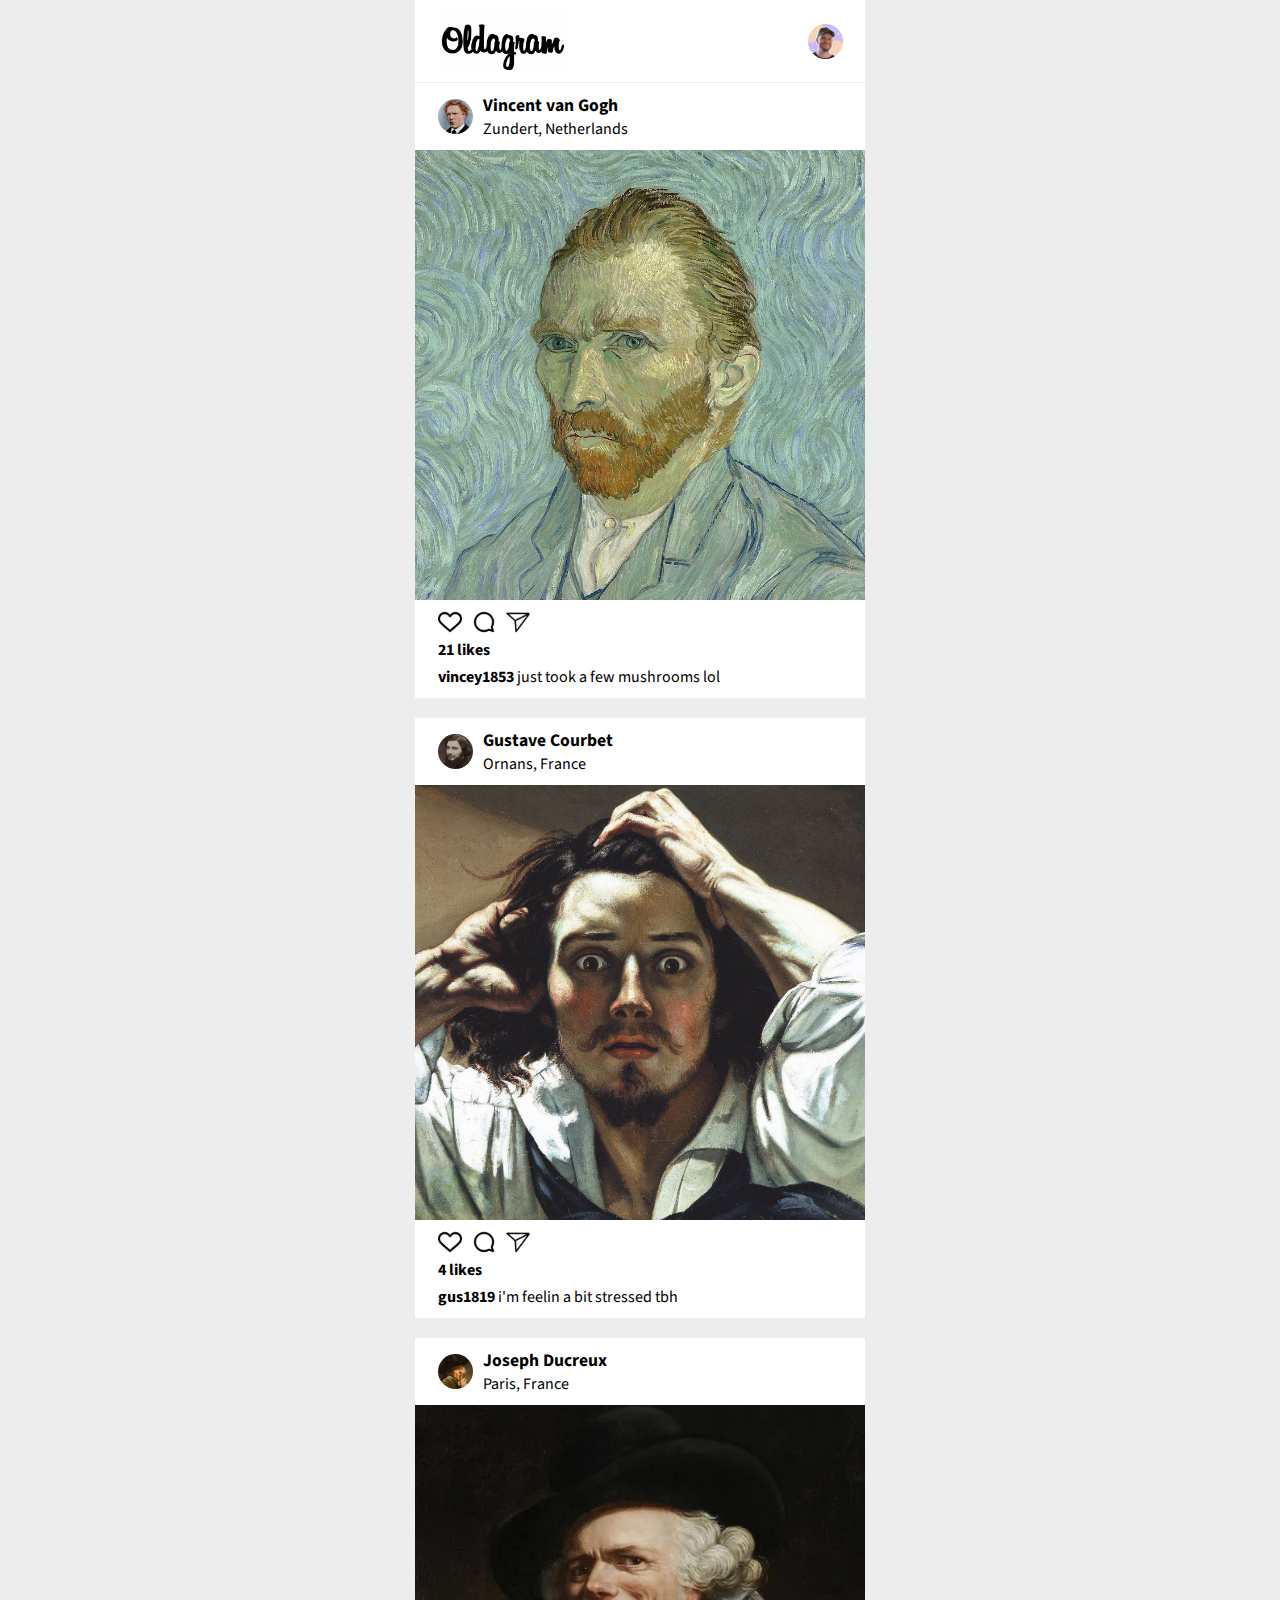
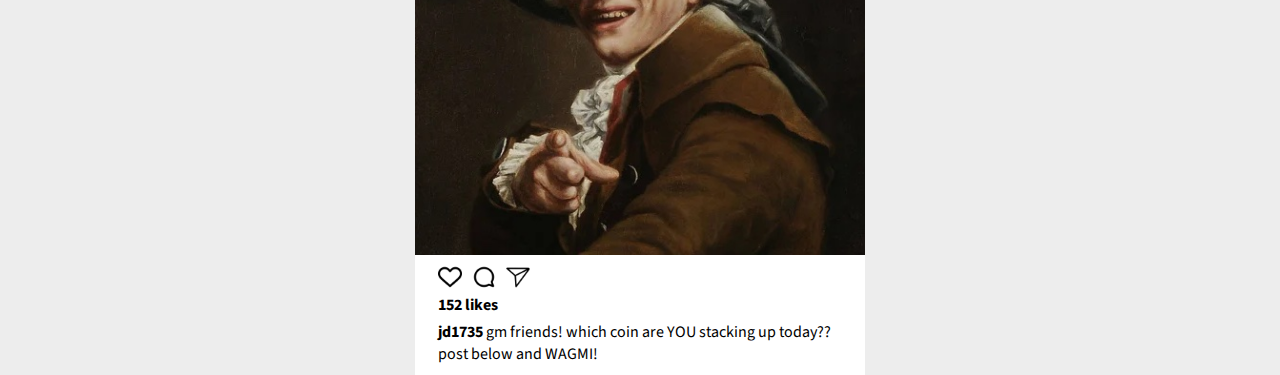
<file: task-10/index.html>
<html lang="en">
  <head>
    <meta charset="UTF-8" />
    <meta http-equiv="X-UA-Compatible" content="IE=edge" />
    <meta name="viewport" content="width=device-width, initial-scale=1.0" />
    <title>Oldagram</title>
    <link rel="stylesheet" href="styles.css" />
    <!-- google font -->
    <link rel="preconnect" href="https://fonts.googleapis.com" />
    <link rel="preconnect" href="https://fonts.gstatic.com" crossorigin />
    <link href="https://fonts.googleapis.com/css2?family=Source+Sans+Pro:wght@400;700&display=swap" rel="stylesheet" />
    <!-- end google font -->
  </head>
  <body>
    <div class="wrapper">
      <header>
        <div class="container">
          <div class="head">
            <img class="logo" src="images/logo.png" alt="" />
            <img class="user" src="images/user-avatar.png" alt="" />
          </div>
        </div>
      </header>

      <main id="main"></main>
    </div>
    <script src="script.js"></script>
  </body>
</html>
</file>
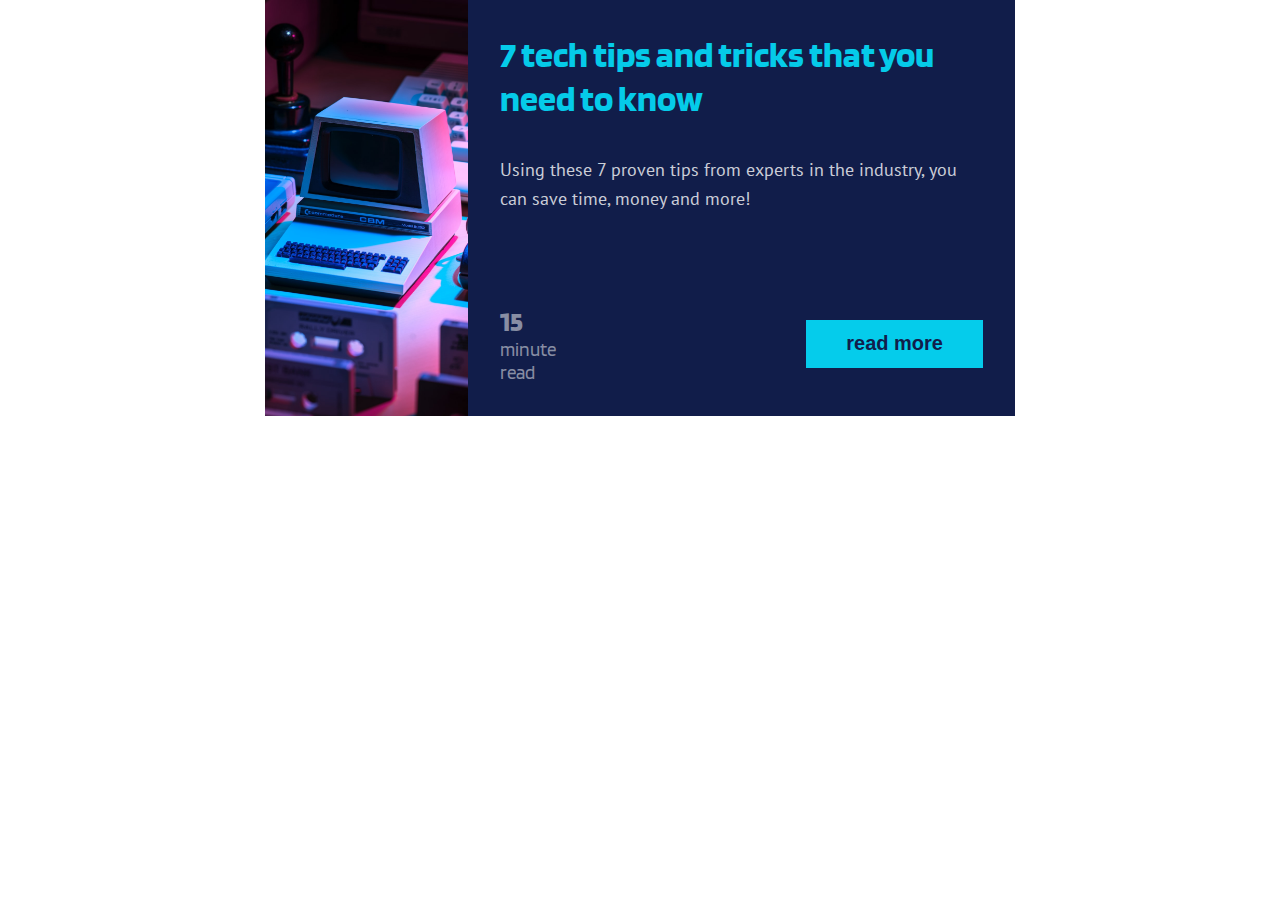
<file: task-11/index.html>
<!DOCTYPE html>
<html lang="en">
  <head>
    <meta charset="UTF-8" />
    <meta http-equiv="X-UA-Compatible" content="IE=edge" />
    <meta name="viewport" content="width=device-width, initial-scale=1.0" />

    <!-- google font -->
    <link rel="preconnect" href="https://fonts.googleapis.com" />
    <link rel="preconnect" href="https://fonts.gstatic.com" crossorigin />
    <link
      href="https://fonts.googleapis.com/css2?family=Blinker:wght@400;700&family=PT+Sans&display=swap"
      rel="stylesheet"
    />

    <!-- custom css -->
    <link rel="stylesheet" href="style.css" />

    <title>Flexbox card</title>
  </head>
  <body>
    <div class="container">
      <header>
        <img src="images/background.jpg" alt="retro game console" />
      </header>
      <main>
        <h1>7 tech tips and tricks that you need to know</h1>
        <p>Using these 7 proven tips from experts in the industry, you can save time, money and more!</p>
        <div class="details">
          <p><span>15</span> minute read</p>
          <button>read more</button>
        </div>
      </main>
    </div>
  </body>
</html>
</file>
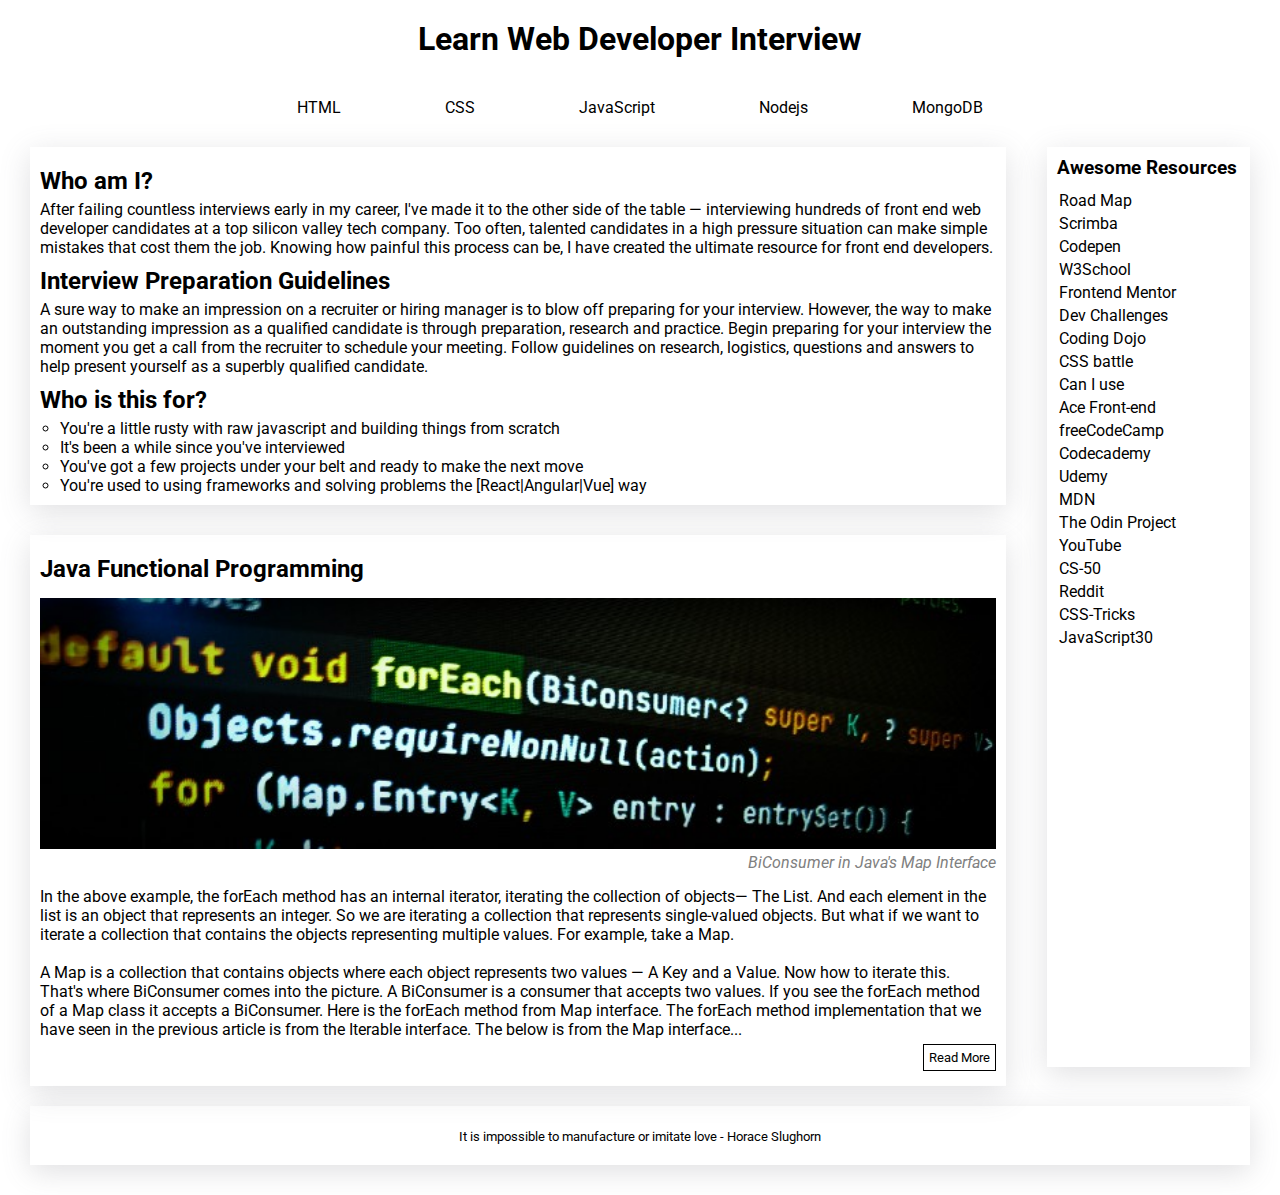
<file: task-2/index.html>
<!DOCTYPE html>
<html lang="en">
  <head>
    <title>Learning Site</title>
    <link rel="preconnect" href="https://fonts.googleapis.com" />
    <link rel="preconnect" href="https://fonts.gstatic.com" crossorigin />
    <link
      href="https://fonts.googleapis.com/css2?family=Roboto:ital,wght@0,100;0,300;0,400;0,500;0,700;0,900;1,100;1,300;1,400;1,500;1,700;1,900&display=swap"
      rel="stylesheet"
    />
    <link rel="stylesheet" href="style.css" />
  </head>
  <body>
    <div class="container">
      <header>
        <h1>Learn Web Developer Interview</h1>
      </header>
      <nav>
        <ul>
          <li><a href="#">HTML</a></li>
          <li><a href="#">CSS</a></li>
          <li><a href="#">JavaScript</a></li>
          <li><a href="#">Nodejs</a></li>
          <li><a href="#">MongoDB</a></li>
        </ul>
      </nav>
      <main>
        <div class="left">
          <section>
            <h2>Who am I?</h2>
            <p>
              After failing countless interviews early in my career, I've made it to the other side of the table —
              interviewing hundreds of front end web developer candidates at a top silicon valley tech company. Too
              often, talented candidates in a high pressure situation can make simple mistakes that cost them the job.
              Knowing how painful this process can be, I have created the ultimate resource for front end developers.
            </p>
            <h2>Interview Preparation Guidelines</h2>
            <p>
              A sure way to make an impression on a recruiter or hiring manager is to blow off preparing for your
              interview. However, the way to make an outstanding impression as a qualified candidate is through
              preparation, research and practice. Begin preparing for your interview the moment you get a call from the
              recruiter to schedule your meeting. Follow guidelines on research, logistics, questions and answers to
              help present yourself as a superbly qualified candidate.
            </p>
            <h2>Who is this for?</h2>
            <ul>
              <li>You're a little rusty with raw javascript and building things from scratch</li>
              <li>It's been a while since you've interviewed</li>
              <li>You've got a few projects under your belt and ready to make the next move</li>
              <li>You're used to using frameworks and solving problems the [React|Angular|Vue] way</li>
            </ul>
          </section>
          <article>
            <h2>Java Functional Programming</h2>
            <figure>
              <img src="images/javamap.jpeg" alt="BiConsumer in Java's Map Interface" />
              <figcaption>BiConsumer in Java's Map Interface</figcaption>
            </figure>
            <p>
              In the above example, the forEach method has an internal iterator, iterating the collection of objects—
              The List. And each element in the list is an object that represents an integer. So we are iterating a
              collection that represents single-valued objects. But what if we want to iterate a collection that
              contains the objects representing multiple values. For example, take a Map.
            </p>
            <br />
            <p>
              A Map is a collection that contains objects where each object represents two values — A Key and a Value.
              Now how to iterate this. That's where BiConsumer comes into the picture. A BiConsumer is a consumer that
              accepts two values. If you see the forEach method of a Map class it accepts a BiConsumer. Here is the
              forEach method from Map interface. The forEach method implementation that we have seen in the previous
              article is from the Iterable interface. The below is from the Map interface...
            </p>
            <div class="read-more">
              <button>Read More</button>
            </div>
          </article>
        </div>
        <div class="right">
          <aside>
            <h3>Awesome Resources</h3>
            <ul>
              <li><a href="https://roadmap.sh/">Road Map</a></li>
              <li><a href="https://scrimba.com/">Scrimba</a></li>
              <li><a href="https://codepen.io/">Codepen</a></li>
              <li><a href="https://www.w3schools.com/">W3School</a></li>
              <li>
                <a href="https://www.frontendmentor.io/">Frontend Mentor</a>
              </li>
              <li><a href="https://devchallenges.io/">Dev Challenges</a></li>
              <li>
                <a href="https://algorithm.codingdojo.com/">Coding Dojo</a>
              </li>
              <li><a href="https://cssbattle.dev/">CSS battle</a></li>
              <li><a href="https://caniuse.com/">Can I use</a></li>
              <li><a href="https://www.acefrontend.com/">Ace Front-end</a></li>
              <li><a href="https://www.freecodecamp.org/">freeCodeCamp</a></li>
              <li><a href="https://www.codecademy.com/">Codecademy</a></li>
              <li><a href="https://www.udemy.com/">Udemy</a></li>
              <li>
                <a href="https://developer.mozilla.org/en-US/docs/Learn">MDN</a>
              </li>
              <li>
                <a href="https://www.theodinproject.com/">The Odin Project</a>
              </li>
              <li><a href="https://www.youtube.com/">YouTube</a></li>
              <li>
                <a href="https://pll.harvard.edu/course/cs50-introduction-computer-science?delta=0">CS-50</a>
              </li>
              <li><a href="https://www.reddit.com/">Reddit</a></li>
              <li><a href="https://css-tricks.com/">CSS-Tricks</a></li>
              <li><a href="https://javascript30.com/">JavaScript30</a></li>
            </ul>
          </aside>
        </div>
      </main>

      <footer>
        <small>It is impossible to manufacture or imitate love - Horace Slughorn</small>
      </footer>
    </div>
  </body>
</html>
</file>
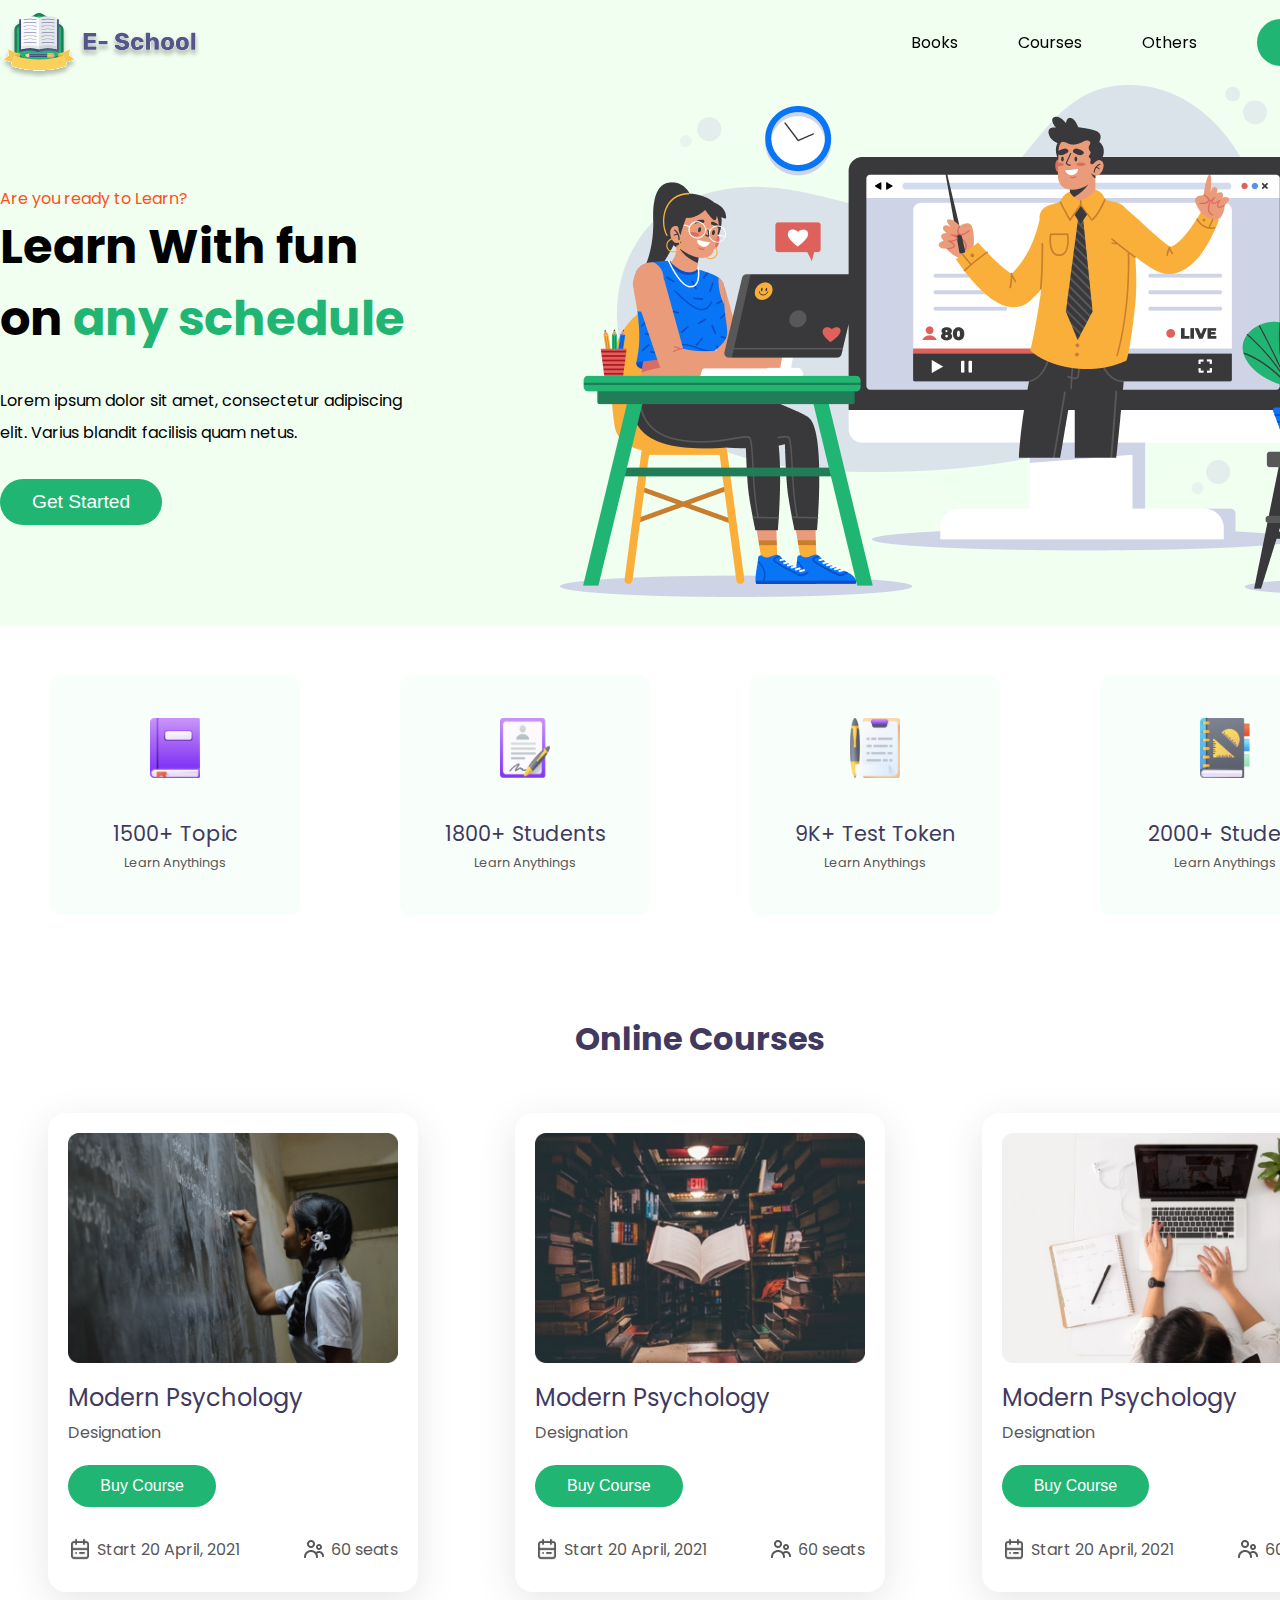
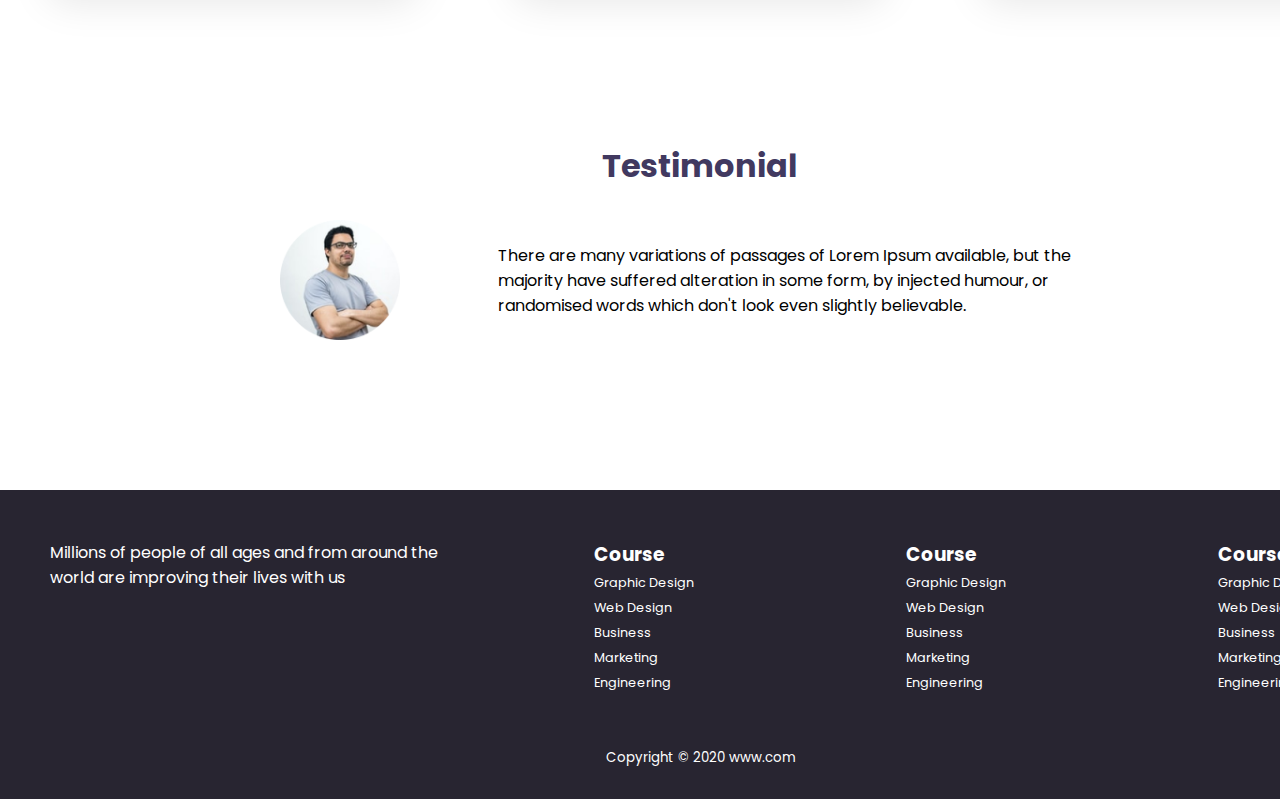
<file: task-3/index.html>
<!DOCTYPE html>
<html lang="en">
  <head>
    <meta charset="UTF-8" />
    <meta http-equiv="X-UA-Compatible" content="IE=edge" />
    <meta name="viewport" content="width=device-width, initial-scale=1.0" />
    <link rel="preconnect" href="https://fonts.googleapis.com" />
    <link rel="preconnect" href="https://fonts.gstatic.com" crossorigin />
    <link href="https://fonts.googleapis.com/css2?family=Poppins:wght@400;500;600;700&display=swap" rel="stylesheet" />
    <title>E-School</title>
    <link rel="stylesheet" href="style.css" />
  </head>
  <body>
    <div class="container">
      <div class="green-wrapper fixed-header">
        <header>
          <div class="logo">
            <img src="images/logo.svg" alt="logo" />
          </div>
          <nav>
            <ul>
              <li><a href="#">Books</a></li>
              <li><a href="#">Courses</a></li>
              <li><a href="#">Others</a></li>
              <li><a href="#">Sign in</a></li>
            </ul>
          </nav>
        </header>
      </div>
      <div class="green-wrapper">
        <section class="hero">
          <div class="left">
            <p>Are you ready to Learn?</p>
            <h1>Learn With fun on <span>any schedule</span></h1>
            <p>Lorem ipsum dolor sit amet, consectetur adipiscing elit. Varius blandit facilisis quam netus.</p>
            <button>Get Started</button>
          </div>
          <div class="right">
            <img src="images/classroom.png" alt="classroom" />
          </div>
        </section>
      </div>
      <section class="feature">
        <article>
          <img src="images/image1.png" alt="one" />
          <h2>1500+ Topic</h2>
          <p>Learn Anythings</p>
        </article>
        <article>
          <img src="images/image2.png" alt="two" />
          <h2>1800+ Students</h2>
          <p>Learn Anythings</p>
        </article>
        <article>
          <img src="images/image3.png" alt="three" />
          <h2>9K+ Test Token</h2>
          <p>Learn Anythings</p>
        </article>
        <article>
          <img src="images/image4.png" alt="four" />
          <h2>2000+ Student</h2>
          <p>Learn Anythings</p>
        </article>
      </section>
      <section class="courses">
        <h2>Online Courses</h2>
        <div class="course-items">
          <article>
            <img src="images/course1.png" alt="course one" />
            <h2>Modern Psychology</h2>
            <p>Designation</p>
            <button>Buy Course</button>
            <div class="foot">
              <span><img src="images/calendar.png" alt="calander" /> Start 20 April, 2021</span>
              <span><img src="images/people.png" alt="people" /> 60 seats</span>
            </div>
          </article>
          <article>
            <img src="images/course2.png" alt="course two" />
            <h2>Modern Psychology</h2>
            <p>Designation</p>
            <button>Buy Course</button>
            <div class="foot">
              <span><img src="images/calendar.png" alt="calander" /> Start 20 April, 2021</span>
              <span><img src="images/people.png" alt="people" /> 60 seats</span>
            </div>
          </article>
          <article>
            <img src="images/course3.png" alt="course three" />
            <h2>Modern Psychology</h2>
            <p>Designation</p>
            <button>Buy Course</button>
            <div class="foot">
              <span><img src="images/calendar.png" alt="calander" /> Start 20 April, 2021</span>
              <span><img src="images/people.png" alt="people" /> 60 seats</span>
            </div>
          </article>
        </div>
      </section>
      <section class="testimonial">
        <h2>Testimonial</h2>
        <div class="testimonial-item">
          <img src="images/testimonial.png" alt="testimonial" />
          <p>
            There are many variations of passages of Lorem Ipsum available, but the majority have suffered alteration in
            some form, by injected humour, or randomised words which don't look even slightly believable.
          </p>
        </div>
      </section>
      <div class="footer-wrapper">
        <footer>
          <div class="links">
            <div class="link">
              Millions of people of all ages and from around the world are improving their lives with us
            </div>
            <div class="link">
              <h3>Course</h3>
              <ul>
                <li><a href="#">Graphic Design</a></li>
                <li><a href="#">Web Design</a></li>
                <li><a href="#">Business</a></li>
                <li><a href="#">Marketing</a></li>
                <li><a href="#">Engineering</a></li>
              </ul>
            </div>
            <div class="link">
              <h3>Course</h3>
              <ul>
                <li><a href="#">Graphic Design</a></li>
                <li><a href="#">Web Design</a></li>
                <li><a href="#">Business</a></li>
                <li><a href="#">Marketing</a></li>
                <li><a href="#">Engineering</a></li>
              </ul>
            </div>
            <div class="link">
              <h3>Course</h3>
              <ul>
                <li><a href="#">Graphic Design</a></li>
                <li><a href="#">Web Design</a></li>
                <li><a href="#">Business</a></li>
                <li><a href="#">Marketing</a></li>
                <li><a href="#">Engineering</a></li>
              </ul>
            </div>
          </div>
          <div class="copyright">
            <small>Copyright © 2020 www.com</small>
          </div>
        </footer>
      </div>
    </div>
  </body>
</html>
</file>
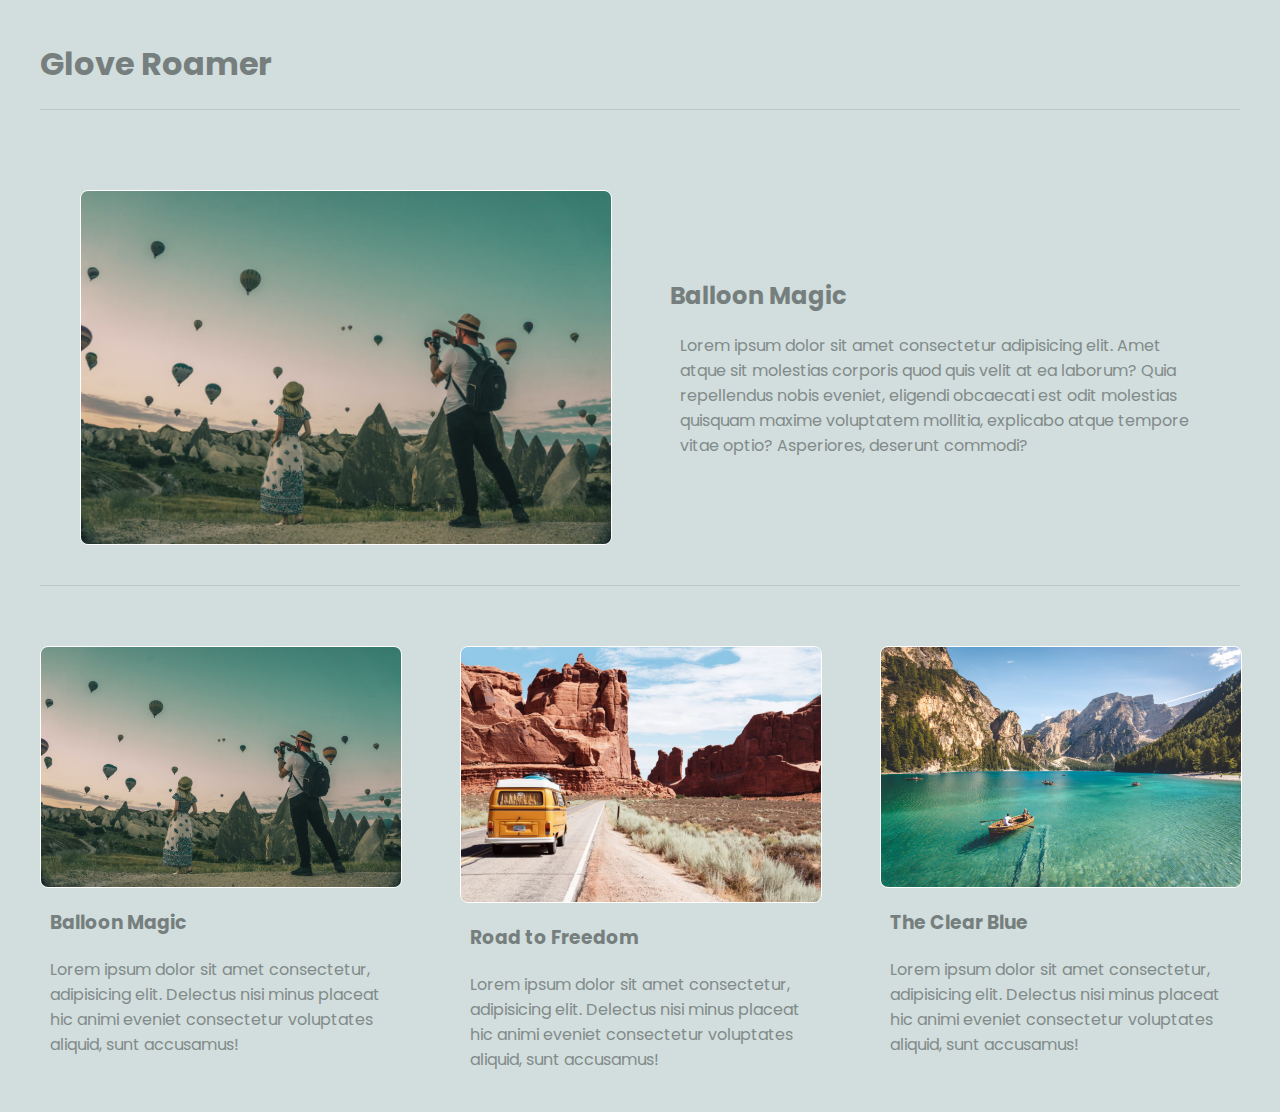
<file: task-4/index.html>
<html lang="en">
  <head>
    <meta charset="UTF-8" />
    <meta http-equiv="X-UA-Compatible" content="IE=edge" />
    <meta name="viewport" content="width=device-width, initial-scale=1.0" />
    <title>Multi Column Blog Layout</title>
    <link rel="stylesheet" href="styles.css" />
  </head>
  <body>
    <header>
      <h1>Glove Roamer</h1>
    </header>
    <main class="grid-container">
      <article class="featured">
        <img src="img/1.png" alt="featured img" />
        <div>
          <h2>Balloon Magic</h2>
          <p>
            Lorem ipsum dolor sit amet consectetur adipisicing elit. Amet atque sit molestias corporis quod quis velit
            at ea laborum? Quia repellendus nobis eveniet, eligendi obcaecati est odit molestias quisquam maxime
            voluptatem mollitia, explicabo atque tempore vitae optio? Asperiores, deserunt commodi?
          </p>
        </div>
      </article>
      <article>
        <img src="img/1.png" alt="article img" />
        <div>
          <h3>Balloon Magic</h3>
          <p>
            Lorem ipsum dolor sit amet consectetur, adipisicing elit. Delectus nisi minus placeat hic animi eveniet
            consectetur voluptates aliquid, sunt accusamus!
          </p>
        </div>
      </article>
      <article>
        <img src="img/2.png" alt="article img" />
        <div>
          <h3>Road to Freedom</h3>
          <p>
            Lorem ipsum dolor sit amet consectetur, adipisicing elit. Delectus nisi minus placeat hic animi eveniet
            consectetur voluptates aliquid, sunt accusamus!
          </p>
        </div>
      </article>
      <article>
        <img src="img/3.png" alt="article img" />
        <div>
          <h3>The Clear Blue</h3>
          <p>
            Lorem ipsum dolor sit amet consectetur, adipisicing elit. Delectus nisi minus placeat hic animi eveniet
            consectetur voluptates aliquid, sunt accusamus!
          </p>
        </div>
      </article>
    </main>
  </body>
</html>
</file>
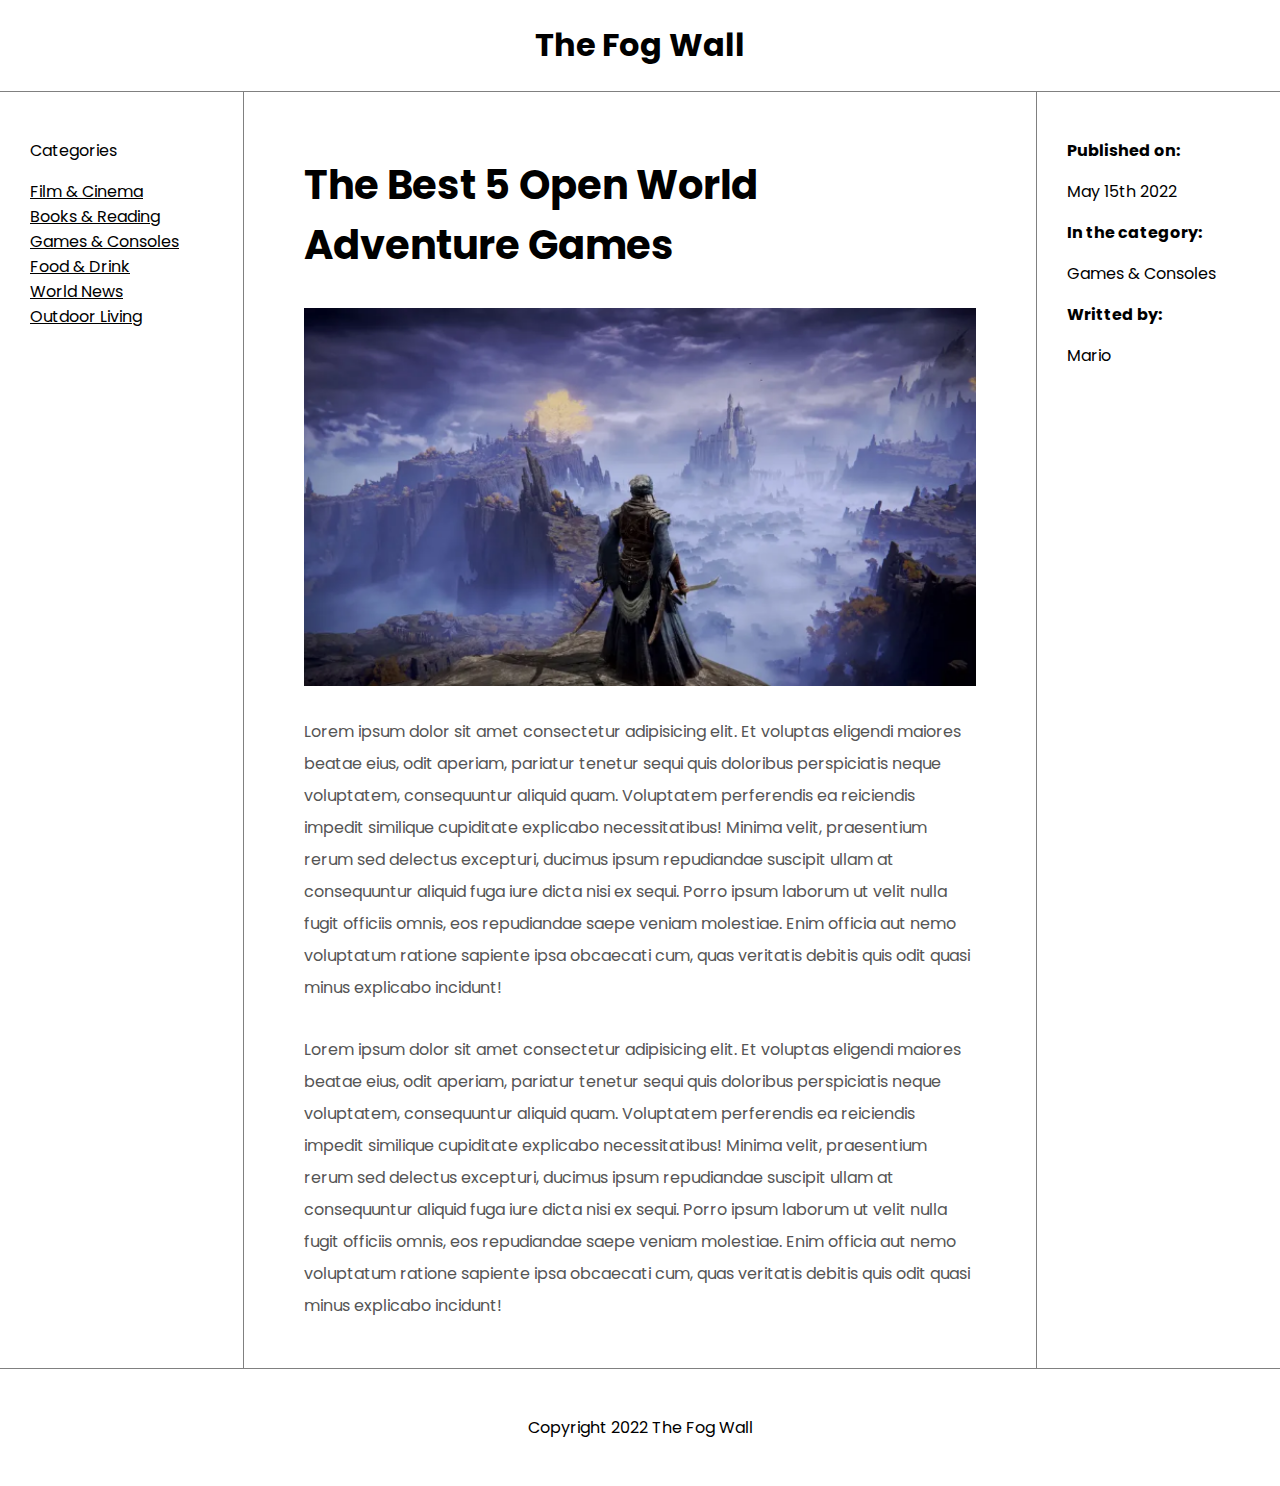
<file: task-5/index.html>
<html lang="en">
  <head>
    <meta charset="UTF-8" />
    <meta http-equiv="X-UA-Compatible" content="IE=edge" />
    <meta name="viewport" content="width=device-width, initial-scale=1.0" />
    <title>Holy Grail Layout</title>
    <link rel="stylesheet" href="styles.css" />
  </head>
  <body>
    <div class="grid-container">
      <header>
        <h1>The Fog Wall</h1>
      </header>
      <nav>
        <p>Categories</p>
        <li>Film & Cinema</li>
        <li>Books & Reading</li>
        <li>Games & Consoles</li>
        <li>Food & Drink</li>
        <li>World News</li>
        <li>Outdoor Living</li>
      </nav>
      <article>
        <h2>The Best 5 Open World Adventure Games</h2>
        <img src="img/banner.png" alt="article banner" />
        <p>
          Lorem ipsum dolor sit amet consectetur adipisicing elit. Et voluptas eligendi maiores beatae eius, odit
          aperiam, pariatur tenetur sequi quis doloribus perspiciatis neque voluptatem, consequuntur aliquid quam.
          Voluptatem perferendis ea reiciendis impedit similique cupiditate explicabo necessitatibus! Minima velit,
          praesentium rerum sed delectus excepturi, ducimus ipsum repudiandae suscipit ullam at consequuntur aliquid
          fuga iure dicta nisi ex sequi. Porro ipsum laborum ut velit nulla fugit officiis omnis, eos repudiandae saepe
          veniam molestiae. Enim officia aut nemo voluptatum ratione sapiente ipsa obcaecati cum, quas veritatis debitis
          quis odit quasi minus explicabo incidunt!
        </p>
        <p>
          Lorem ipsum dolor sit amet consectetur adipisicing elit. Et voluptas eligendi maiores beatae eius, odit
          aperiam, pariatur tenetur sequi quis doloribus perspiciatis neque voluptatem, consequuntur aliquid quam.
          Voluptatem perferendis ea reiciendis impedit similique cupiditate explicabo necessitatibus! Minima velit,
          praesentium rerum sed delectus excepturi, ducimus ipsum repudiandae suscipit ullam at consequuntur aliquid
          fuga iure dicta nisi ex sequi. Porro ipsum laborum ut velit nulla fugit officiis omnis, eos repudiandae saepe
          veniam molestiae. Enim officia aut nemo voluptatum ratione sapiente ipsa obcaecati cum, quas veritatis debitis
          quis odit quasi minus explicabo incidunt!
        </p>
      </article>
      <aside>
        <ul>
          <li>
            <p><strong>Published on:</strong></p>
            <p>May 15th 2022</p>
          </li>
          <li>
            <p><strong>In the category:</strong></p>
            <p>Games & Consoles</p>
          </li>
          <li>
            <p><strong>Writted by:</strong></p>
            <p>Mario</p>
          </li>
        </ul>
      </aside>
      <footer>
        <p>Copyright 2022 The Fog Wall</p>
      </footer>
    </div>
  </body>
</html>
</file>
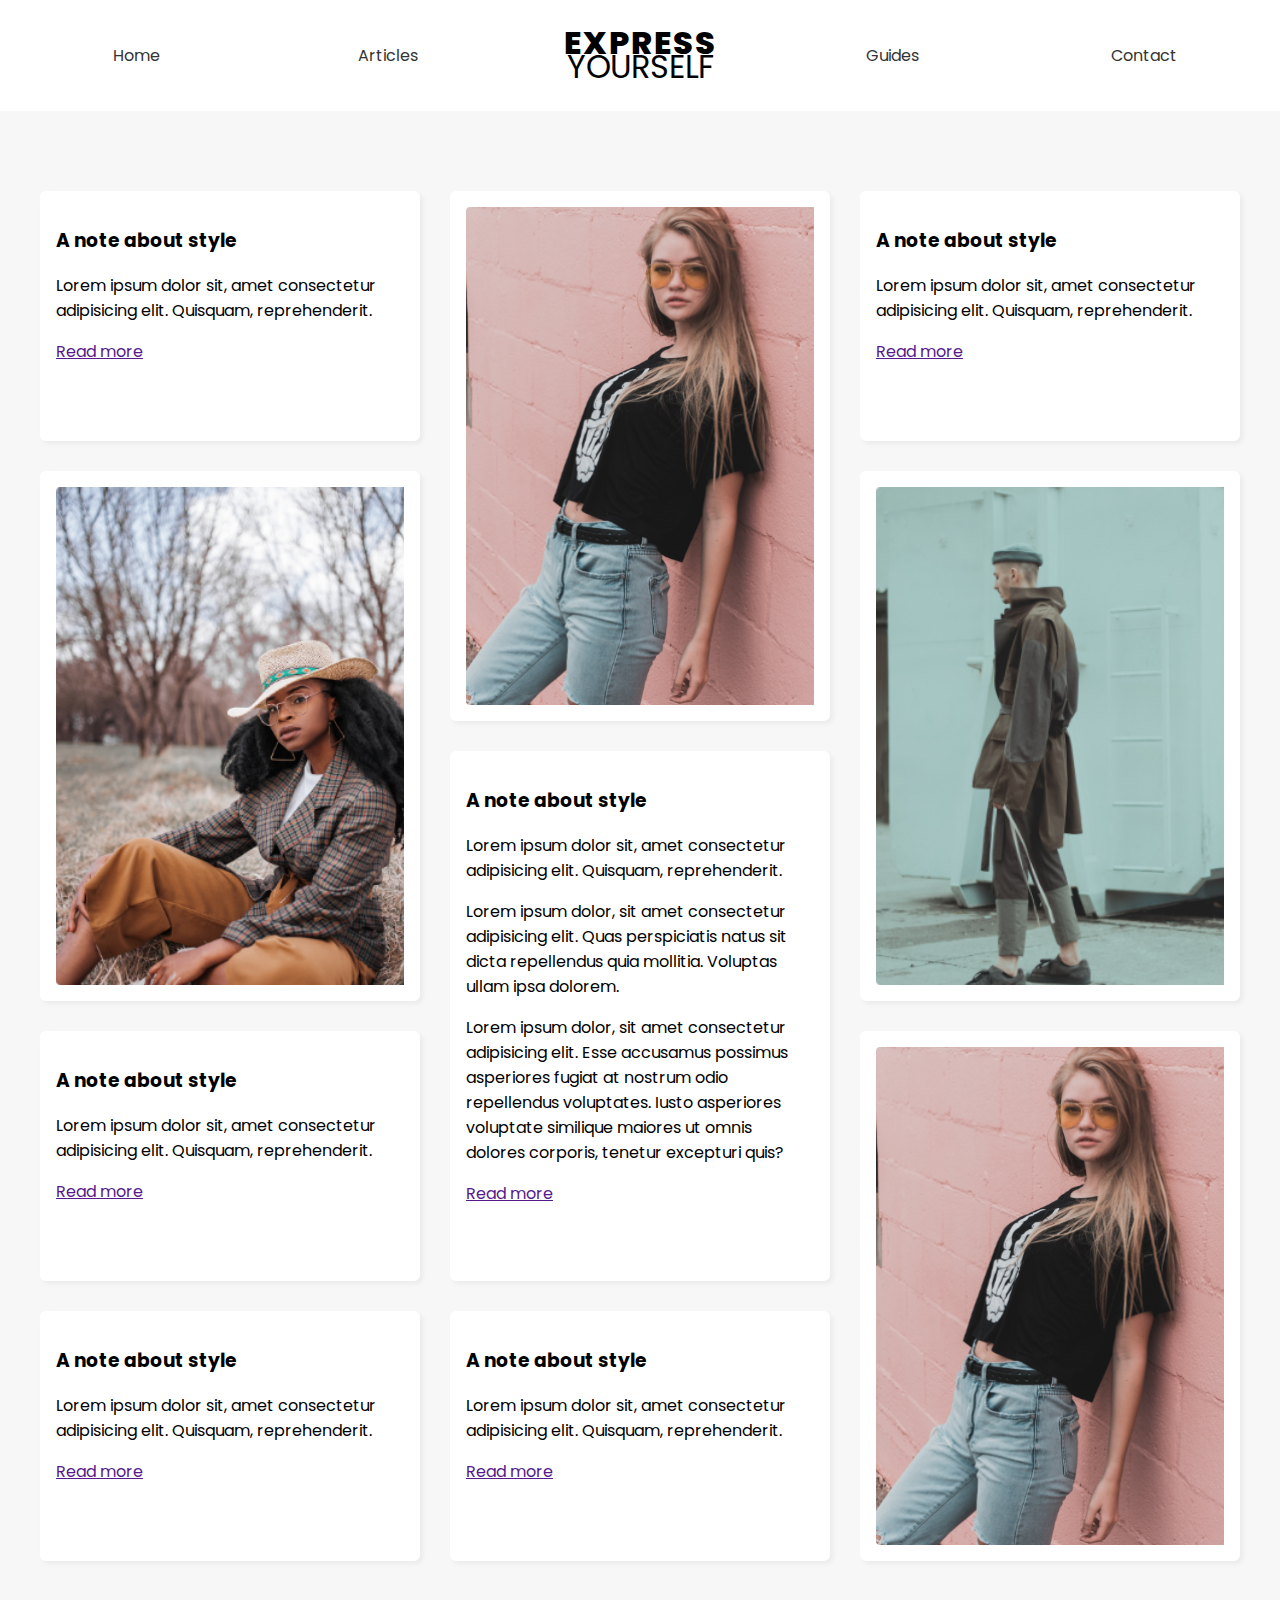
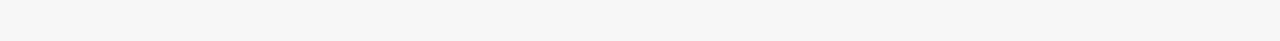
<file: task-6/index.html>
<html lang="en">
  <head>
    <meta charset="UTF-8" />
    <meta http-equiv="X-UA-Compatible" content="IE=edge" />
    <meta name="viewport" content="width=device-width, initial-scale=1.0" />
    <link rel="stylesheet" href="styles.css" />
    <title>Masonry Style Layout</title>
  </head>
  <body>
    <header>
      <nav>
        <a href="/">Home</a>
        <a href="/">Articles</a>
        <h1>
          <div>Express</div>
          <div>Yourself</div>
        </h1>
        <a href="/">Guides</a>
        <a href="/">Contact</a>
      </nav>
    </header>
    <main>
      <div class="short">
        <h3>A note about style</h3>
        <p>Lorem ipsum dolor sit, amet consectetur adipisicing elit. Quisquam, reprehenderit.</p>
        <a href="">Read more</a>
      </div>
      <div class="tall">
        <img src="img/1.png" alt="model" />
      </div>
      <div class="short">
        <h3>A note about style</h3>
        <p>Lorem ipsum dolor sit, amet consectetur adipisicing elit. Quisquam, reprehenderit.</p>
        <a href="">Read more</a>
      </div>
      <div class="tall">
        <img src="img/2.png" alt="model" />
      </div>
      <div class="tall">
        <img src="img/3.png" alt="model" />
      </div>
      <div class="tall">
        <h3>A note about style</h3>
        <p>Lorem ipsum dolor sit, amet consectetur adipisicing elit. Quisquam, reprehenderit.</p>
        <p>
          Lorem ipsum dolor, sit amet consectetur adipisicing elit. Quas perspiciatis natus sit dicta repellendus quia
          mollitia. Voluptas ullam ipsa dolorem.
        </p>
        <p>
          Lorem ipsum dolor, sit amet consectetur adipisicing elit. Esse accusamus possimus asperiores fugiat at nostrum
          odio repellendus voluptates. Iusto asperiores voluptate similique maiores ut omnis dolores corporis, tenetur
          excepturi quis?
        </p>
        <a href="">Read more</a>
      </div>
      <div class="short">
        <h3>A note about style</h3>
        <p>Lorem ipsum dolor sit, amet consectetur adipisicing elit. Quisquam, reprehenderit.</p>
        <a href="">Read more</a>
      </div>
      <div class="tall">
        <img src="img/1.png" alt="model" />
      </div>
      <div class="short">
        <h3>A note about style</h3>
        <p>Lorem ipsum dolor sit, amet consectetur adipisicing elit. Quisquam, reprehenderit.</p>
        <a href="">Read more</a>
      </div>
      <div class="short">
        <h3>A note about style</h3>
        <p>Lorem ipsum dolor sit, amet consectetur adipisicing elit. Quisquam, reprehenderit.</p>
        <a href="">Read more</a>
      </div>
    </main>
  </body>
</html>
</file>
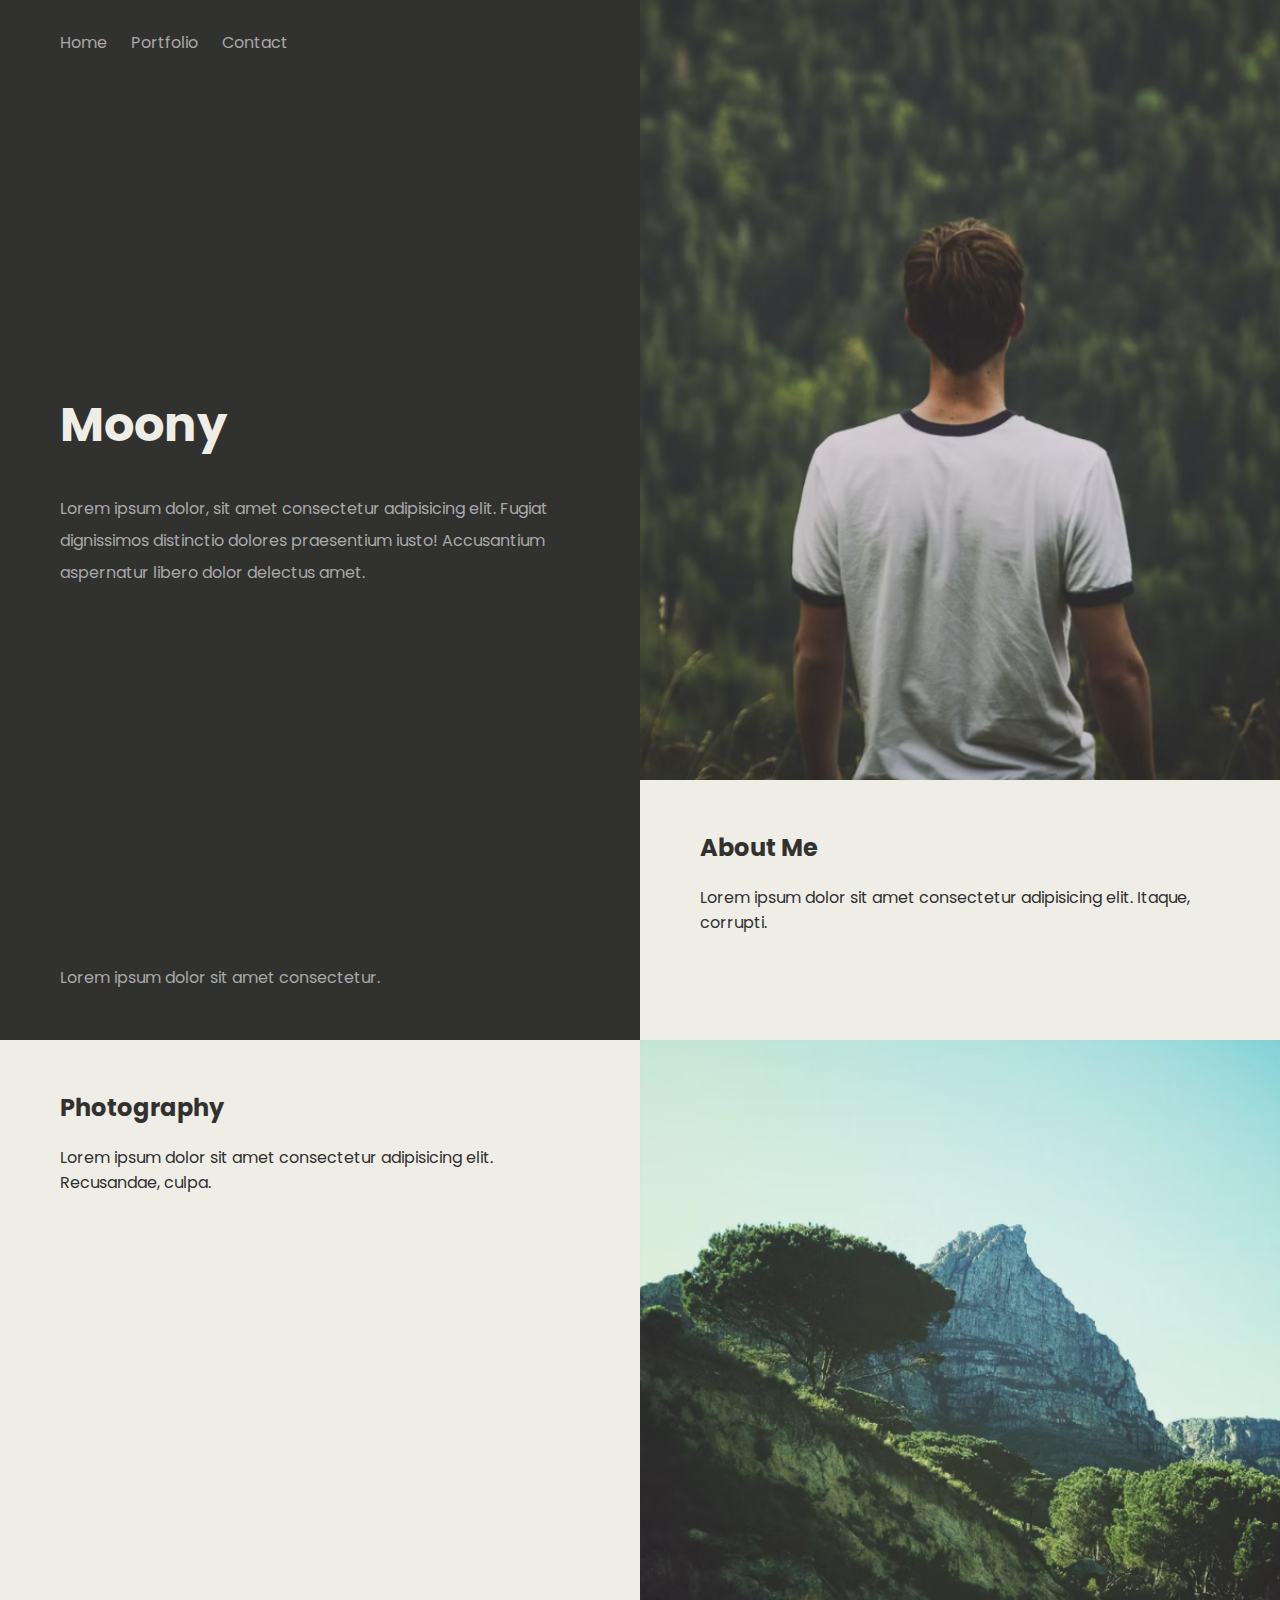
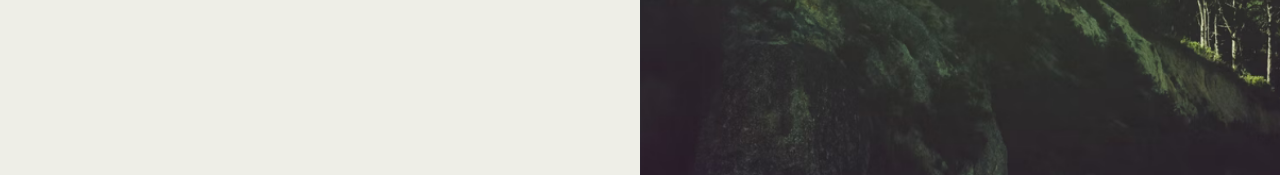
<file: task-7/index.html>
<html lang="en">
  <head>
    <meta charset="UTF-8" />
    <meta http-equiv="X-UA-Compatible" content="IE=edge" />
    <meta name="viewport" content="width=device-width, initial-scale=1.0" />
    <title>Portfolio Full-Screen Layout</title>
    <link rel="stylesheet" href="styles.css" />
  </head>
  <body>
    <main>
      <div class="panel welcome">
        <nav>
          <a href="">Home</a>
          <a href="">Portfolio</a>
          <a href="">Contact</a>
        </nav>
        <div>
          <h1>Moony</h1>
          <p>
            Lorem ipsum dolor, sit amet consectetur adipisicing elit. Fugiat dignissimos distinctio dolores praesentium
            iusto! Accusantium aspernatur libero dolor delectus amet.
          </p>
        </div>
        <footer>
          <p>Lorem ipsum dolor sit amet consectetur.</p>
        </footer>
      </div>
      <div class="panel about">
        <img src="img/1.png" alt="main pic" />
        <div class="text">
          <h2>About Me</h2>
          <p>Lorem ipsum dolor sit amet consectetur adipisicing elit. Itaque, corrupti.</p>
        </div>
      </div>
      <div class="panel photos">
        <div class="text">
          <h2>Photography</h2>
          <p>Lorem ipsum dolor sit amet consectetur adipisicing elit. Recusandae, culpa.</p>
        </div>
        <img src="img/2.png" alt="landscape pic" />
      </div>
    </main>
  </body>
</html>
</file>
<file: task-11/style.css>
* {
  padding: 0;
  margin: 0;
}

body {
  font-family: 'Blinker', sans-serif;
}

.container {
  min-width: 320px;
  background-color: #111d4a;
  max-width: 750px;
  margin: 0 auto;
}

header {
  width: 100%;
  height: 200px;
}

header img {
  width: 100%;
  height: 100%;
  object-fit: cover;
}

main {
  padding: 2em;
}

main h1 {
  color: #05cbe9;
  font-size: 1.75rem;
  font-weight: 700;
  padding-bottom: 1em;
}

main > p {
  font-family: 'PT Sans', sans-serif;
  color: hsla(0, 0%, 100%, 0.8);
  font-weight: 400;
  font-size: 1rem;
  line-height: 1.6;
  padding-bottom: 5em;
}

.details {
  display: flex;
  justify-content: space-between;
}

.details p {
  font-size: 1.1875rem;
  font-weight: 400;
  flex-basis: 1em;
  color: hsla(0, 0%, 100%, 0.51);
}

.details p span {
  font-size: 1.75rem;
  font-weight: 700;
}

.details button {
  background-color: hsl(188, 96%, 47%);
  color: hsl(227, 63%, 18%);
  border: none;
  padding: 0.625em 2em;
  font-weight: 700;
  font-size: 1.25rem;
  align-self: center;
}

@media (min-width: 550px) {
  .container {
    display: flex;
  }

  header {
    height: auto;
    width: 300px;
  }

  main h1 {
    font-size: 2.25rem;
  }

  main > p {
    font-size: 1.125rem;
  }
}
</file>
<file: task-2/style.css>
* {
  margin: 0;
  padding: 0;
  font-family: "Roboto", sans-serif;
}

.container {
  padding: 20px;
}

header h1 {
  text-align: center;
  font-size: 2em;
}

nav {
  text-align: center;
  margin-top: 20px;
}

nav ul {
  list-style-type: none;
}

nav ul li {
  display: inline-block;
  padding: 20px 50px;
}

nav ul li a {
  text-decoration: none;
  color: black;
}

nav ul li a:hover {
  text-decoration: underline;
}

main {
  padding: 10px;
  height: 100vh;
}

main .left {
  float: left;
  width: 80%;
  margin-bottom: 20px;
}

main .left section {
  box-shadow: rgba(100, 100, 111, 0.2) 0px 7px 29px 0px;
  padding: 10px;
}

main .left section h2 {
  margin: 10px 0 5px;
}

main .left section ul {
  padding-left: 20px;
  list-style-type: circle;
}

main .left section ul li a {
  text-decoration: none;
  color: black;
}

main .left article {
  margin-top: 30px;
  padding: 10px;
  box-shadow: rgba(100, 100, 111, 0.2) 0px 7px 29px 0px;
}

main .left article h2 {
  margin: 10px 0;
}

main .left article figure {
  width: 100%;
  margin: 15px 0;
}

main .left article figure img {
  width: 100%;
}

main .left article figure figcaption {
  text-align: right;
  color: gray;
  font-style: italic;
}

main .left article .read-more {
  margin: 5px 0;
  text-align: right;
}

main .left article .read-more button {
  border: 1px solid black;
  padding: 5px;
  background-color: white;
}

main .left article .read-more button:hover {
  background-color: black;
  color: white;
  cursor: pointer;
}

main .right {
  height: inherit;
  width: 15%;
  float: right;
  display: block;
  margin-left: 15px;
  margin-bottom: 20px;
  box-shadow: rgba(100, 100, 111, 0.2) 0px 7px 29px 0px;
  padding: 10px;
}

main .right ul {
  list-style-type: none;
  margin-top: 10px;
}

main .right li {
  padding: 2px;
}

main .right li a {
  text-decoration: none;
  color: black;
}

main .right li a:hover {
  text-decoration: underline;
}

footer {
  clear: both;
  text-align: center;
  margin: 10px;
  padding: 20px;
  box-shadow: rgba(100, 100, 111, 0.2) 0px 7px 29px 0px;
}
</file>
<file: task-3/style.css>
:root {
  --width: 1400px;
}

* {
  margin: 0;
  padding: 0;
}

body {
  font-family: "Poppins", sans-serif;
}

/* start header */
.fixed-header {
  position: sticky;
  top: 0px;
}

.green-wrapper {
  background-color: #f0fff0;
}

header {
  width: var(--width);
  display: flex;
  justify-content: space-between;
  margin: auto;
  align-items: end;
}

header .logo img {
  width: 200px;
}

header nav ul {
  display: flex;
  list-style-type: none;
}

header nav ul li {
  padding: 30px;
}

header nav ul li:last-child a {
  color: white;
  padding: 10px 30px;
  background-color: #21b573;
  border-radius: 30px;
  border: 2px solid transparent;
}

header nav ul li:last-child a:hover {
  border-color: black;
}

header nav ul li a {
  text-decoration: none;
  color: black;
}

header nav ul li:not(:last-child) a:hover {
  border-bottom: 2px solid #21b573;
}

/* end header */

/* start hero */
.hero {
  width: var(--width);
  display: flex;
  justify-content: space-between;
  margin: auto;
  height: 60vh;
}

.hero .left {
  width: 30%;
  display: flex;
  flex-direction: column;
  justify-content: center;
}

.hero .left p:first-child {
  color: #fd511a;
}

.hero .left h1 {
  font-size: 3rem;
}

.hero .left h1 span {
  color: #21b573;
}

.hero .left p:last-of-type {
  margin: 30px 0;
  line-height: 2rem;
}

.hero .left button {
  color: white;
  padding: 10px 30px;
  background-color: #21b573;
  border-radius: 30px;
  border: 2px solid transparent;
  font-size: 1.2rem;
  width: max-content;
}

.hero .left button:hover {
  border-color: black;
  cursor: pointer;
}

.hero .right {
  width: 60%;
}
/* end hero  */

/* start feature */
.feature {
  padding: 50px 0;
  display: flex;
  width: var(--width);
  margin: auto;
  justify-content: space-around;
}

.feature article {
  width: 15%;
  height: 200px;
  display: flex;
  flex-direction: column;
  justify-content: center;
  align-items: center;
  padding: 20px;
  background-color: #f8fffb;
  border-radius: 10px;
}

.feature article:hover {
  background-color: #fff;
  cursor: pointer;
  box-shadow: 0px 20px 40px rgba(0, 0, 0, 0.1);
}

.feature article img {
  width: 50px;
  height: 60px;
}

.feature article h2 {
  font-size: 1.3rem;
  margin: 40px 0 5px;
  font-weight: normal;
  color: #413960;
}

.feature article p {
  font-size: 0.8rem;
  color: #585859;
}
/* end feature */

/* start courses */
.courses {
  padding: 50px 0;
  width: var(--width);
  margin: auto;
}

.courses > h2 {
  font-size: 2rem;
  color: #413960;
  text-align: center;
}

.course-items {
  margin-top: 50px;
  display: flex;
  justify-content: space-around;
}

.course-items article {
  padding: 20px;
  box-shadow: 0px 10px 40px rgba(0, 0, 0, 0.1);
  border-radius: 18px;
}

.course-items article img {
  width: 330px;
  height: 230px;
}

.course-items article h2 {
  font-size: 1.5rem;
  font-weight: normal;
  margin: 10px 0 5px;
  color: #413960;
}

.course-items article p {
  font-size: 1rem;
  color: #585859;
}

.course-items article button {
  color: white;
  padding: 10px 30px;
  background-color: #21b573;
  border-radius: 30px;
  border: 2px solid transparent;
  font-size: 1rem;
  width: max-content;
  margin: 20px 0;
}

.course-items button:hover {
  border-color: black;
  cursor: pointer;
}

.course-items .foot {
  margin: 10px 0;
  color: #585859;
  display: flex;
  justify-content: space-between;
  align-items: stretch;
}

.course-items .foot span {
  display: flex;
}

.course-items article .foot img {
  height: 24px;
  width: 24px;
  margin-right: 5px;
}
/* end courses */

/* start testimonial */
.testimonial {
  margin: 100px auto 150px;
  width: var(--width);
}

.testimonial h2 {
  font-size: 2rem;
  color: #413960;
  text-align: center;
}

.testimonial-item {
  width: 60%;
  margin: 30px auto;
  display: grid;
  grid-template-columns: 1fr 3fr;
  align-items: center;
  gap: 10px;
}

.testimonial-item img {
  width: 120px;
  height: 120px;
}
/* end tesimonial  */

/* start footer */
.footer-wrapper {
  background-color: #282531;
}

footer {
  width: var(--width);
  padding: 50px 0 30px;
  margin: 0 auto;
  color: white;
}

footer .links {
  display: grid;
  grid-template-columns: 2fr 1fr 1fr 1fr;
  gap: 5rem;
}

footer .link {
  padding-left: 50px;
}

footer .link ul {
  display: flex;
  list-style-type: none;
  flex-direction: column;
}

footer .link ul a {
  text-decoration: none;
  color: white;
  font-size: 0.8rem;
}

footer .link ul a:hover {
  text-decoration: underline;
}

footer .copyright {
  margin-top: 50px;
  text-align: center;
}

/* end footer */
</file>
<file: task-4/styles.css>
@import url("https://fonts.googleapis.com/css2?family=Poppins:wght@200;400;500;600;800&family=VT323&display=swap");

body {
  margin: 20px;
  font-family: "Poppins";
  background: #d1dedd;
}

ul,
li {
  padding: 0;
  list-style-type: none;
}

h1,
h2,
h3 {
  color: #767f7e;
}

p {
  color: #828b8a;
}

header {
  max-width: 1200px;
  margin: 40px auto;
  border-bottom: 1px solid #bbc7c7;
}

.grid-container {
  display: grid;
  grid-template-columns: 1fr 1fr 1fr;
  gap: 60px;
  max-width: 1200px;
  margin: 20px auto;
}

article.featured {
  grid-column: span 3;
  display: grid;
  grid-template-columns: 1fr 1fr;
  gap: 60px;
  align-items: center;
  border-bottom: 1px solid #bbc7c7;
  padding: 40px;
}

article img {
  width: 100%;
  border: 1px solid #fff;
  border-radius: 8px;
}

article p,
article h3 {
  margin: 20px 10px;
}

@media screen and (max-width: 980px) {
  article {
    grid-column: span 3;
    display: grid;
    grid-template-columns: 1fr 1fr;
    align-items: center;
    gap: 60px;
  }
}

@media screen and (max-width: 760px) {
  article,
  article.featured {
    display: block;
    margin: 0 20px;
  }
}
</file>
<file: task-5/styles.css>
@import url("https://fonts.googleapis.com/css2?family=Poppins:wght@200;400;500;600;800&family=VT323&display=swap");

body {
  margin: 0;
  font-family: "Poppins";
}
ul,
li {
  padding: 0;
  list-style-type: none;
}
.grid-container {
  display: grid;
  grid-template-columns: 1fr 3fr 1fr;
  column-gap: 30px;
}
header {
  grid-column: span 3;
  text-align: center;
  border-bottom: 1px solid gray;
}
nav {
  padding: 30px;
  border-right: 1px solid gray;
}

nav li {
  text-decoration: underline;
}

article {
  padding: 30px;
}

article h2 {
  font-size: 2.5rem;
  max-width: 800px;
}

article img {
  width: 100%;
}

article p {
  margin-top: 30px;
  line-height: 2rem;
  color: #555;
}
aside {
  padding: 30px;
  border-left: 1px solid gray;
}
footer {
  padding: 30px;
  border-top: 1px solid gray;
  grid-column: span 3;
  text-align: center;
}

@media screen and (max-width: 1200px) {
  nav {
    grid-column: span 3;
    border-bottom: 1px solid gray;
    border-right: 0;
  }

  nav li {
    display: inline-block;
    margin-right: 10px;
  }

  article {
    grid-column: span 2;
  }

  aside {
    padding: 15px;
  }
}

@media screen and (max-width: 900px) {
  nav,
  article,
  aside {
    grid-column: span 3;
  }

  aside {
    border-top: 1px solid gray;
    border-left: 0;
  }

  article h2 {
    font-size: 2rem;
  }
}
</file>
<file: task-6/styles.css>
@import url("https://fonts.googleapis.com/css2?family=Poppins:wght@200;400;500;600;800&family=VT323&display=swap");

body {
  margin: 0;
  font-family: "Poppins";
  background: hsl(0, 0%, 97%);
}

header {
  background-color: hsl(0 0% 100%);
  padding: 10px;
}

nav {
  max-width: 1400px;
  margin: 0 auto;
  display: grid;
  grid-template-columns: repeat(5, 1fr);
  align-items: center;
  text-align: center;
}

nav a {
  text-decoration: none;
  color: hsl(0 0% 20%);
}

nav h1 {
  text-transform: uppercase;
  line-height: 1.5rem;
}

nav h1 div:first-child {
  font-weight: 800;
  letter-spacing: 1.5px;
}

nav h1 div:last-child {
  font-weight: 400;
}

main {
  max-width: 1200px;
  margin: 60px auto;
  padding: 20px;
  display: grid;
  grid-template-columns: 1fr 1fr 1fr;
  grid-auto-rows: 250px;
  gap: 30px;
}

main div {
  overflow: hidden;
  background-color: hsl(0, 0%, 100%);
  border-radius: 6px;
  border: 16px solid hsl(0 0% 100%);
  box-shadow: 3px 3px 5px hsla(0, 0%, 0%, 0.05);
}

main img {
  min-width: 100%;
  height: 100%;
}

main .short {
  grid-row: span 1;
}

main .tall {
  grid-row: span 2;
}

@media screen and (max-width: 960px) {
  main {
    grid-template-columns: 1fr 1fr;
  }
}

@media screen and (max-width: 620px) {
  main {
    grid-template-columns: 1fr;
    max-width: 400px;
    margin-top: 20px;
  }

  nav {
    grid-template-columns: repeat(4, 1fr);
  }

  nav h1 {
    grid-column: span 4;
    grid-row: 1;
  }
}
</file>
<file: task-7/styles.css>
@import url("https://fonts.googleapis.com/css2?family=Poppins:wght@200;400;500;600;800&family=VT323&display=swap");

body {
  margin: 0;
  font-family: "Poppins";
}

main {
  display: grid;
  grid-template-columns: repeat(3, 1fr);
  min-height: 100%;
}

.panel {
  display: grid;
  grid-template-columns: 1fr;
}

.panel .text {
  background-color: hsl(60, 17%, 92%);
  color: hsl(60, 2%, 19%);
  padding: 30px 60px;
}

.panel.welcome {
  background: hsl(60, 2%, 19%);
  padding: 30px 60px;
  grid-auto-rows: 1fr;
}

.panel.welcome nav a {
  color: hsl(0, 0%, 66%);
  text-decoration: none;
  margin-right: 20px;
}

.panel.welcome p {
  color: hsl(0, 0%, 66%);
  max-width: 540px;
  line-height: 2rem;
}

.panel.welcome h1 {
  color: hsl(60, 17%, 92%);
  font-size: 3rem;
}

.panel.welcome footer {
  align-self: end;
}

.panel.about {
  grid-template-rows: 3fr 1fr;
  overflow: hidden;
}

.panel.about img {
  min-height: 100%;
  min-width: 100%;
}

.panel.photos {
  grid-template-rows: 1fr 3fr;
  overflow: hidden;
}

.panel.photos img {
  min-height: 100%;
  min-width: 100%;
}

@media screen and (max-width: 1400px) {
  main {
    grid-template-columns: 1fr 1fr;
  }

  .panel.photos {
    grid-column: span 2;
    grid-template-columns: 1fr 1fr;
    grid-template-rows: 1fr;
  }
}

@media screen and (max-width: 960px) {
  main {
    grid-template-columns: 1fr;
    grid-template-rows: 500px 400px 400px;
  }

  .panel.about {
    grid-column: span 2;
    grid-template-columns: 1fr 1fr;
    grid-template-rows: 1fr;
  }

  .panel img {
    width: 100%;
  }
}

@media screen and (max-width: 680px) {
  main {
    grid-template-rows: 700px 600px 600px;
  }
  .panel.about,
  .panel.photos {
    grid-column: span 1;
    grid-template-columns: 1fr;
    grid-template-rows: 1fr 1fr;
    border-bottom: 1px solid hsl(60, 15%, 84%);
  }
  .panel img {
    width: 100%;
  }
}
</file>
<file: task-10/styles.css>
/* start css reset */
html {
  box-sizing: border-box;
  font-size: 16px;
}

*,
*:before,
*:after {
  box-sizing: inherit;
}

body,
h1,
h2,
h3,
h4,
h5,
h6,
p,
ol,
ul {
  margin: 0;
  padding: 0;
  font-weight: normal;
}

ol,
ul {
  list-style: none;
}

img {
  max-width: 100%;
  height: auto;
}

/* end css reset */

body {
  font-family: 'Source Sans Pro', sans-serif;
  background: hsla(0, 0%, 93%, 1);
}

article,
header {
  background: hsla(0, 0%, 100%, 1);
}

main {
  display: flex;
  flex-direction: column;
  gap: 20px;
}

.wrapper {
  max-width: 450px;
  margin: 0 auto;
}

.container {
  width: 90%;
  margin: 0 auto;
}

.head {
  padding: 10px 0;
  display: flex;
  align-items: center;
  justify-content: space-between;
  background: hsla(0, 0%, 100%, 1);
  margin-bottom: 1px;
}

.head .logo {
  width: 130px;
}

.head .user {
  width: 35px;
  border-radius: 50%;
}

.post-user {
  display: flex;
  align-items: center;
  padding: 10px 0;
}

.post-user .post-user-img {
  width: 35px;
  height: 35px;
  border-radius: 50%;
  margin-right: 10px;
}

.post-user .post-user-details h2 {
  font-weight: 700;
  font-size: 1.1rem;
}

.post-user .post-user-details p {
  font-size: 1rem;
}

.post-details {
  display: flex;
  flex-direction: column;
  gap: 5px;
  padding: 10px 0;
}

.post-details-reactions {
  display: flex;
  gap: 10px;
}

.post-details-reactions img {
  width: 24px;
}

.post-details-reactions img:hover {
  opacity: 0.5;
  cursor: pointer;
}

.post-details-likes {
  font-weight: 700;
}

.post-details-comments-user-name {
  font-weight: 700;
}
</file>
